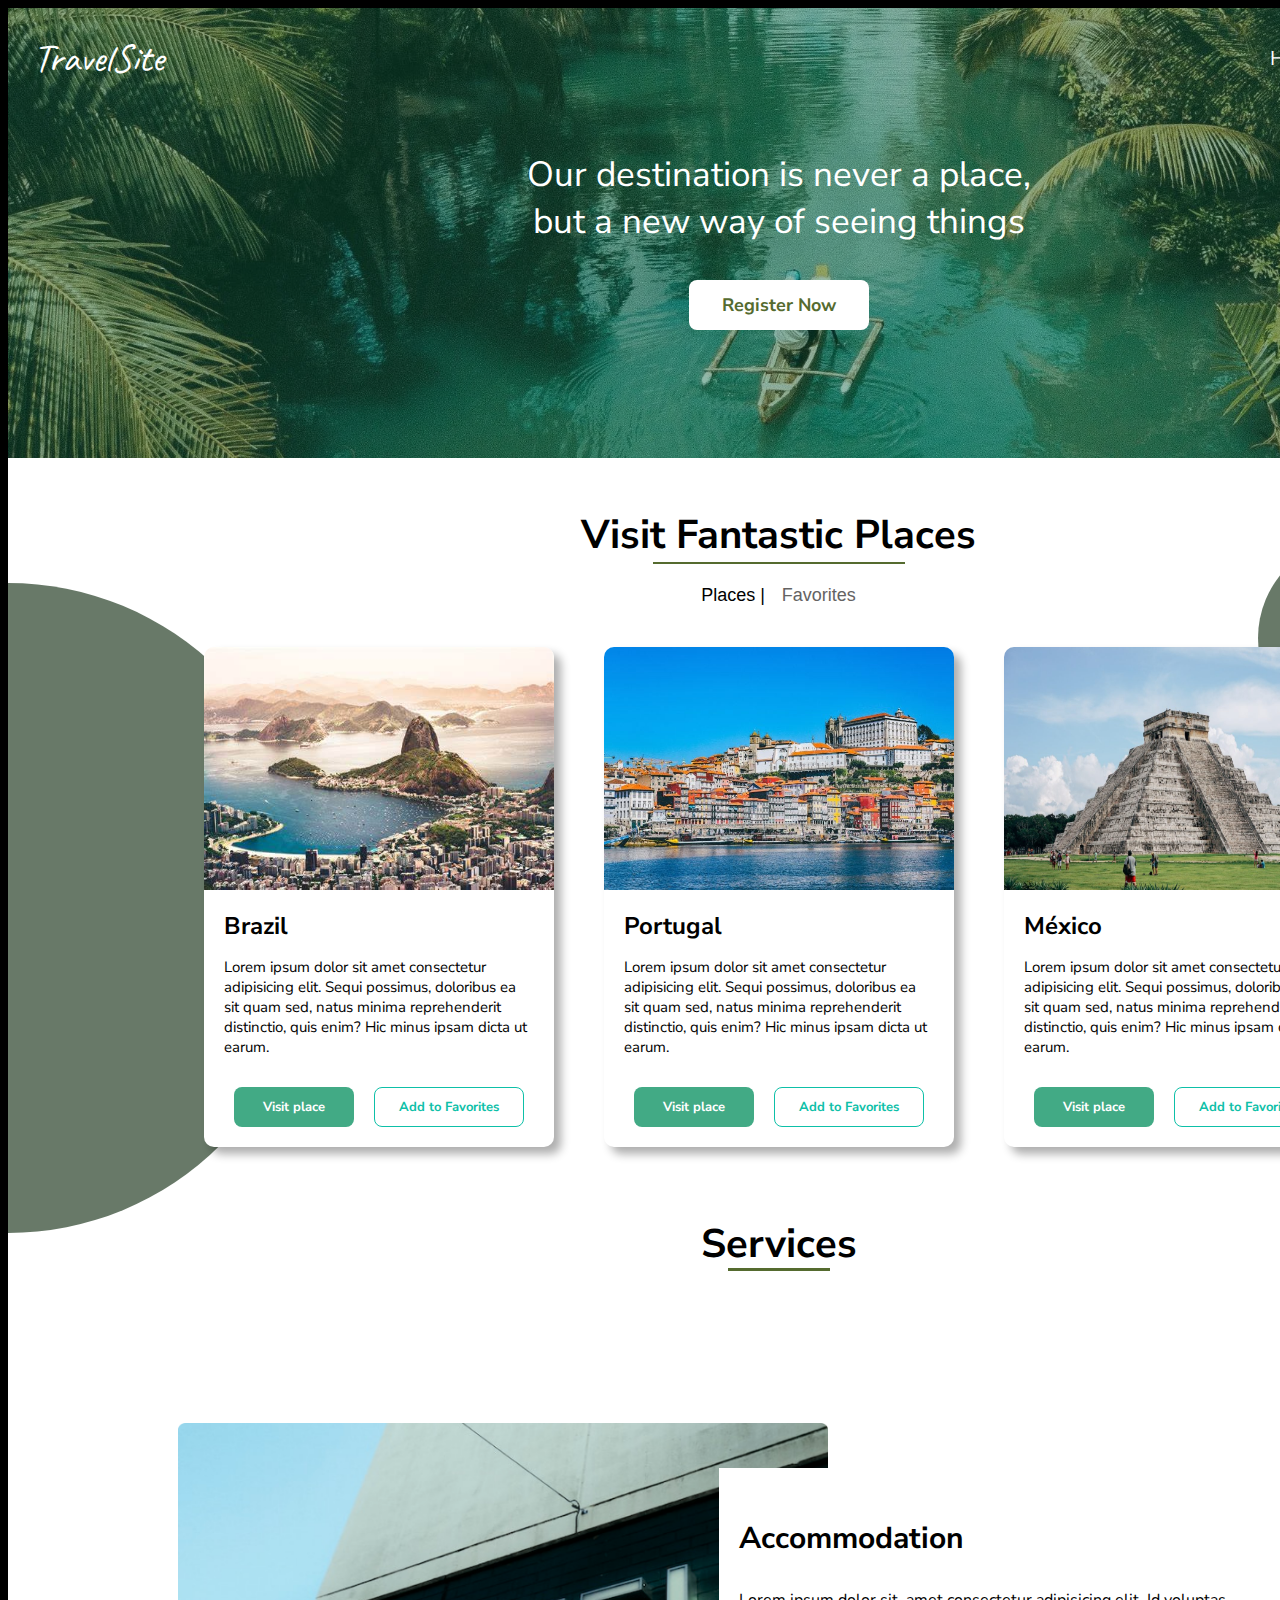
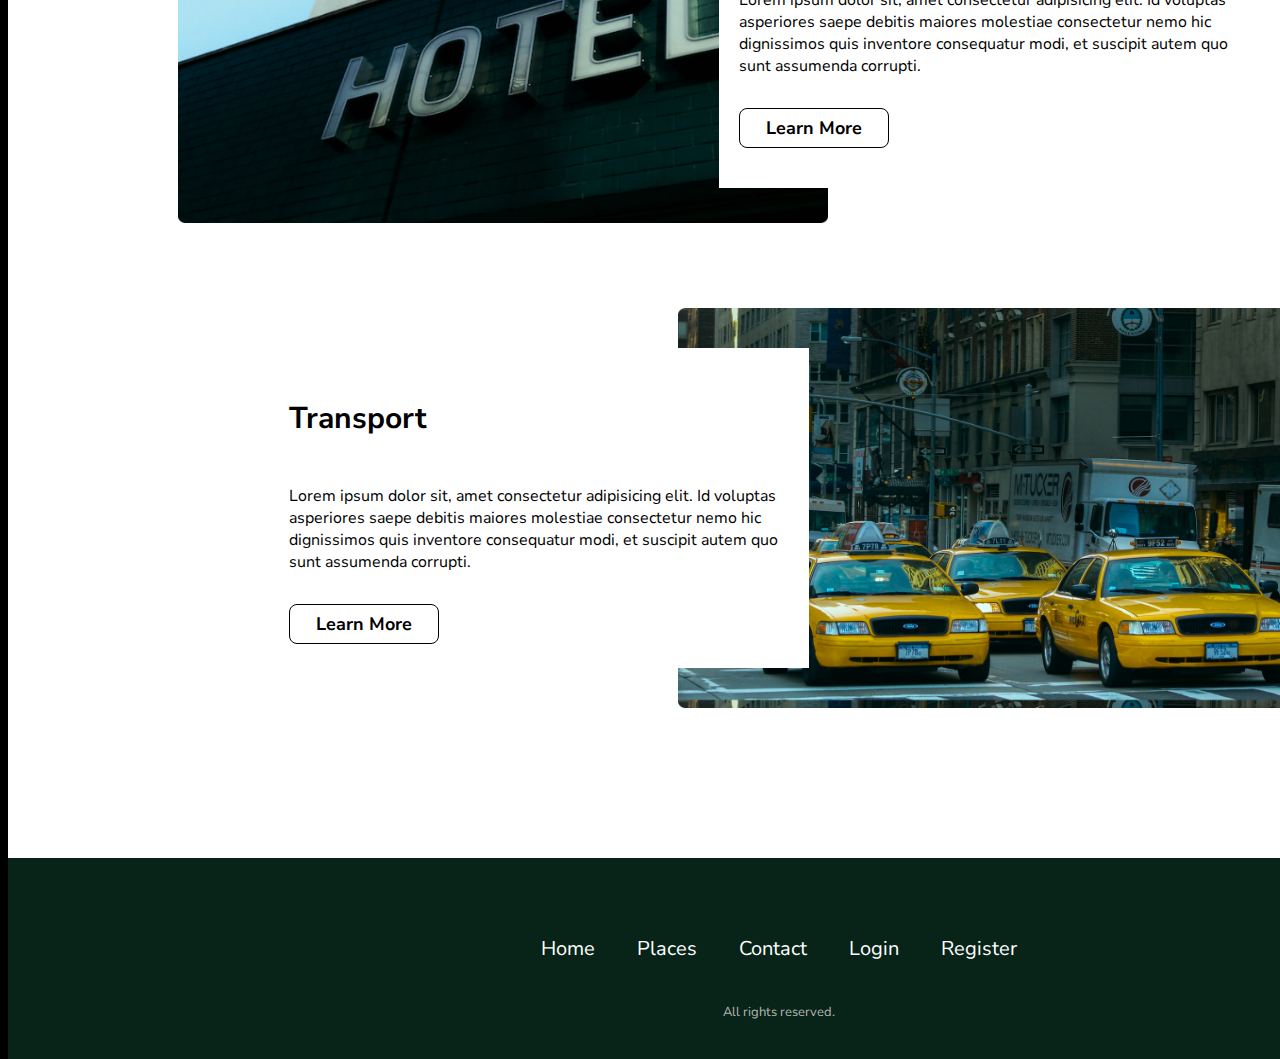
<file: index.html>
<!DOCTYPE html>
<html lang="es">
<head>
    <meta charset="UTF-8">
    <meta name="viewport" content="width=device-width, initial-scale=1.0">
    <link rel="stylesheet" href="style.css">
    <title>Travel Site</title>
</head>
<body>
    <header>
        <div id="section_home" class="contenedor_padre_header">
            <div class="caja_header_1">
                <div class="logo_header">TravelSite</div>
                <nav class="nav_header">
                    <button class="boton_nav_header">Home</button>
                    <button onclick="scrollHasta('section_places')" class="boton_nav_header">Places</button>
                    <button onclick="scrollHasta('section_services')" class="boton_nav_header">Services</button>
                </nav>
            </div>
            <div class="caja_header_texto">
                <p class="texto_header">
                    Our destination is never a place, but a new way of seeing things
                </p>
                <button id="boton_registro" class="boton_texto_header"> Register Now</button>
            </div>     
        </div>    
    </header>
    <main>
        <div id="register" class="popup">  
            <div id="contenido_popup_registro">
                <span class="cerrar">&times;</span>
                <div>
                    <form id="formulario_registro">
                        <h3>Create Account</h3>
                        <label>Username</label>
                        <input type="text" required>
                        
                        <label>Email</label>
                        <input type="email" required>
                        
                        <label>Password</label>
                        <input type="password" required>
                        
                        <button  class="boton_learn_more" type="submit">Next</button>
                    </form>
                </div>
            </div>
        </div>
        <div id="login" class="popup">  
            <div id="contenido_popup_login">
                <span class="cerrar">&times;</span>
                <div>
                    <form id="formulario_login">
                        <label>Email</label>
                        <input type="email" required>
                        
                        <label>Password</label>
                        <input type="password" required>
                        
                        <button  class="boton_learn_more" type="submit">Log In</button>
                    </form>
                </div>
            </div>
        </div>
        <div id="popUp1" class="popup">
            <div class="contenido_popup">
                <span class="cerrar">&times;</span>
                <div class="contenido_real_popup"> <img class="img_popup" src="./imagenes/cristo.jpg" alt="cristo">
                    <div class="texto_card"><h2>Brazil</h2>
                    <p>Brazil is a dazzling gem for tourists, offering a kaleidoscope of experiences. Picture yourself at Rio de Janeiro's Carnival, a riot of color and music. Explore the dense Amazon rainforest, teeming with exotic wildlife, or relax on the pristine beaches of Copacabana and Ipanema. Brazil's historic cities, like Salvador with its Afro-Brazilian culture, are rich in heritage. And don’t forget the delectable Brazilian cuisine, from feijoada to caipirinhas. Each visit promises adventure, beauty, and unforgettable memories. 🌴🦜🌞
                    </p>
                    </div>
                </div>
            </div>
        </div>
        <div id="popUp2" class="popup">
            <div class="contenido_popup">
                <span class="cerrar">&times;</span>
                <div class="contenido_real_popup"> <img class="img_popup" src="./imagenes/portugal2.jpg" alt="umbrella">
                    <div class="texto_card"><h2>Portugal</h2>
                    <p>Portugal, a treasure trove for travelers, boasts a rich tapestry of experiences. Wander the charming streets of Lisbon, with its historic trams and vibrant nightlife. Explore the lush landscapes of the Douro Valley, famous for its wine. Bask on the stunning beaches of the Algarve or discover the cultural gems in Porto. Portuguese cuisine, with its delectable pastéis de nata and bacalhau, tantalizes the taste buds. Every visit to Portugal promises a blend of heritage, beauty, and unforgettable memories.🍷🏖️
                    </p>
                    </div>
                </div>
            </div>
        </div>
        <div id="popUp3" class="popup">
            <div class="contenido_popup">
                <span class="cerrar">&times;</span>
                <div class="contenido_real_popup"> <img class="img_popup" src="./imagenes/mexico2.jpg" alt="mexico">
                    <div class="texto_card"><h2>México</h2>
                    <p>Mexico, a vibrant paradise, enchants tourists with its rich history and diverse landscapes. From the ancient ruins of Chichen Itza to the bustling streets of Mexico City, there's a blend of old and new. Marvel at the turquoise waters of Cancun's beaches or explore the colonial charm of San Miguel de Allende. The culinary delights, from tacos to mole, captivate the palate. Each visit to Mexico promises a fiesta of culture, beauty, and unforgettable adventures. 🌮🏝️🎉
                    </p>
                    </div>
                </div>
            </div>
        </div>
        <div id="popUpAcco" class="popup">
            <div class="contenido_popup">
                <span class="cerrar">&times;</span>
                <div class="contenido_real_popup"> <img class="img_popup" src="./imagenes/hotel2.jpg" alt="hotel2">
                    <div class="texto_card"><h2>Accommodation</h2>
                    <p>This company excels at finding the world's best hotels and accommodations. From luxurious resorts in the Maldives to charming bed and breakfasts in Tuscany, their curated selections ensure unmatched comfort and elegance. Whether you're seeking a romantic getaway, a family vacation, or a business trip, they provide top-tier options tailored to your needs. With a focus on quality, location, and exceptional service, every stay booked through them promises an unforgettable experience, making your travels truly exceptional. 🌍🏨✈️
                    </p>
                    </div>
                </div>
            </div>
        </div>
        <div id="popUpTrans" class="popup">
            <div class="contenido_popup">
                <span class="cerrar">&times;</span>
                <div class="contenido_real_popup"> <img class="img_popup" src="./imagenes/taxi2.jpg" alt="hotel2">
                    <div class="texto_card"><h2>Transport</h2>
                    <p>Offering unparalleled transportation services, they cater to all your travel needs. Whether it's a luxurious limousine for a special occasion, a reliable airport transfer, or a scenic city tour, their fleet covers it all. Meticulously maintained vehicles and professional drivers ensure a seamless, comfortable journey. From private cars to group shuttles, they provide tailored options to suit any requirement. With a commitment to punctuality, safety, and customer satisfaction, every ride is designed to enhance your travel experience, making your journey as memorable as your destination. 🚖🌟🚀
                    </p>
                    </div>
                </div>
            </div>
        </div>
        <section class="contenedor_main_1">
            <div class="circulo"></div>
            <div class="circulo2"></div>
            <div class="imagen_hotel"> <img src="./imagenes/hotel.png" width="650px" height="400px" alt="hotel"></div>
            <div class="imagen_taxi"> <img src="./imagenes/taxi.png" width="650px" height="400px" alt="taxi"></div>
            <div class="texto2">
                <p id="section_places" class="encabezado_section">Visit Fantastic Places</p>
            </div>
            <div class="linea_verde"></div>
            <div class="texto_places">
                <button id="boton_places" class="places_texto"> Places |</button>
                <button id="boton_favorites" class="favorites_texto">Favorites</button>
            </div>
            <div id="contenedor_card" class="contenedor_cards">
                <div class="card"> <img class="img_card" src="./imagenes/brasil.jpeg" alt="brasil">
                    <div class="texto_card"><h6>Brazil</h6>
                    <p>Lorem ipsum dolor sit amet consectetur adipisicing elit. Sequi possimus, doloribus ea sit quam sed, natus minima reprehenderit distinctio, quis enim? Hic minus ipsam dicta ut earum.
                    </p>
                        <div class="caja_botones_card">
                            <button id="boton_visit" class="boton_card_1">Visit place</button>
                            <button class="boton_card_2">Add to Favorites</button>
                        </div>
                    </div>
                </div>
                <div class="card"><img class="img_card" src="./imagenes/portugal.jpeg" alt="portugal">
                    <div class="texto_card"><h6>Portugal</h6>
                    <p>Lorem ipsum dolor sit amet consectetur adipisicing elit. Sequi possimus, doloribus ea sit quam sed, natus minima reprehenderit distinctio, quis enim? Hic minus ipsam dicta ut earum.
                    </p>
                        <div class="caja_botones_card">
                            <button id="boton_visit2" class="boton_card_1">Visit place</button>
                            <button class="boton_card_2">Add to Favorites</button>
                        </div>
                    </div>
                </div>
                <div class="card"> <img class="img_card" src="./imagenes/mexico.jpg" alt="mexico">
                    <div class="texto_card"><h6>México</h6>
                        <p>Lorem ipsum dolor sit amet consectetur adipisicing elit. Sequi possimus, doloribus ea sit quam sed, natus minima reprehenderit distinctio, quis enim? Hic minus ipsam dicta ut earum.
                        </p>
                            <div class="caja_botones_card">
                                <button id="boton_visit3" class="boton_card_1">Visit place</button>
                                <button class="boton_card_2">Add to Favorites</button>
                            </div>
                        </div>
                    </div>
                        
            </div>
            <div class="caja_texto_services">
                <p class="encabezado_services">Services</p>
                <div class="linea_verde2"></div>
            </div>
        </section>
        <section id="section_services" class="contenedor_card_services">
            <div class="caja_services_1">
                <div class="card_accommodation">
                    <p class="titulo_card_services">Accommodation</p>
                    <p class="accommodation_parrafo">
                        Lorem ipsum dolor sit, amet consectetur adipisicing elit. Id voluptas asperiores saepe debitis maiores molestiae consectetur nemo hic dignissimos quis inventore consequatur modi, et suscipit autem quo sunt assumenda corrupti.
                    </p>
                    <button id="boton_learnAcco" class="boton_learn_more">Learn More</button>
                </div>
            </div>
                <div class="caja_services_2">
                    <p class="titulo_card_services">Transport</p>
                    <p class="accommodation_parrafo">
                        Lorem ipsum dolor sit, amet consectetur adipisicing elit. Id voluptas asperiores saepe debitis maiores molestiae consectetur nemo hic dignissimos quis inventore consequatur modi, et suscipit autem quo sunt assumenda corrupti.
                    </p>
                    <button id="boton_learnTrans" class="boton_learn_more">Learn More</button>
                    
                </div>
                    
            </section>
    </main>
    <footer>
        <nav class="nav_footer">
            <button onclick="scrollHasta('section_home')" class="boton_nav_header">Home</button>
            <button onclick="scrollHasta('section_places')" class="boton_nav_header">Places</button>
            <button class="boton_nav_header">Contact</button>
            <button id="boton_login" class="boton_nav_header">Login</button>
            <button onclick="scrollHasta('section_home')" class="boton_nav_header">Register</button>
        </nav>
        <p class="rights_text">
            All rights reserved.
        </p>
    </footer>
    <script src="index.js"></script>
</body>
</html>
</file>
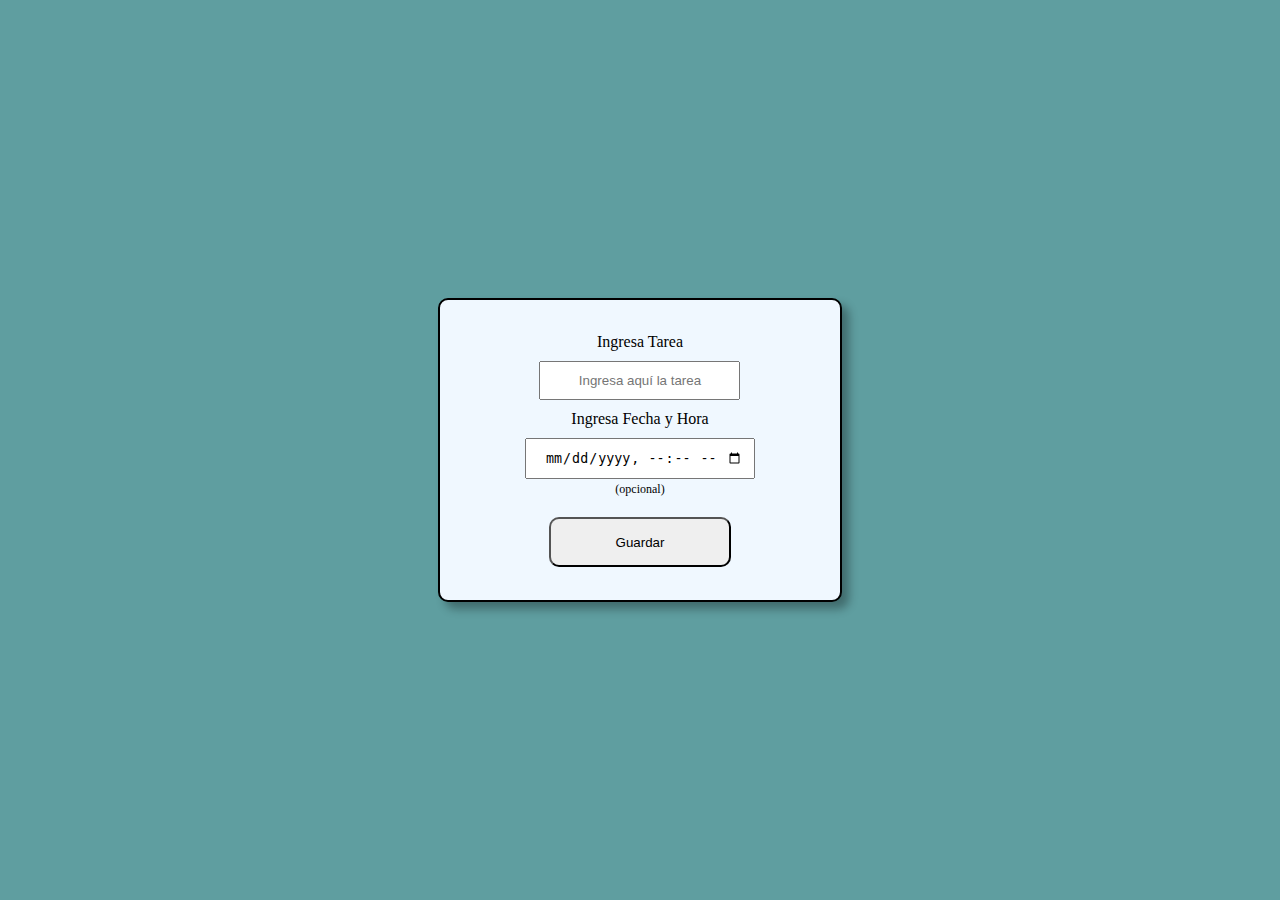
<file: pruebasytareas/agregar_tareas.html>
<!DOCTYPE html>
<html lang="en">
<head>
    <meta charset="UTF-8">
    <meta name="viewport" content="width=device-width, initial-scale=1.0">
    <style>
        */ {
            margin: 0;
            padding: 0;
            box-sizing: border-box; 
        }

        html, body {
            height: 100%;
            width: 100%;
            display: flex;
            justify-content: center;
            align-items: center;
            background-color: cadetblue;
        }

        .agregar_tareas {
            display: flex;
            justify-content: center;
            align-items: center;
            border: 2px solid black;
            background-color: aliceblue;
            border-radius: 10px;
            width: 400px;
            height: 300px;
            box-shadow: 7px 7px 10px rgba(0, 0, 0, 0.322);
        }

        #form_tasks {
            display: flex;
            flex-direction: column;
            align-items: center;
        }

        input {
            padding: 10px;
            margin: 10px;
            text-align: center;
        }

        #input_date {
            margin-bottom: 3px;
        }

        #opcional {
            font-size: 12px;
        }

        button {
            margin-top: 20px;
            height: 50px;
            width: 182px;
            border-radius: 10px;
        }
    </style>
    <title>Agregar tareas</title>
</head>
<body>
    <section>
        <div class="agregar_tareas">
            <form id="form_tasks">
                <label>Ingresa Tarea</label>
                <input id="input_task" type="text"  placeholder="Ingresa aquí la tarea" required>
                <label>Ingresa Fecha y Hora</label>
                <input id="input_date" type="datetime-local">
                <label id="opcional"> (opcional)</label>
                <button id="save_task"> Guardar</button>
            </form>
        </div>
    </section>
    <script>
        // Traer Inputs
        const task_input = document.querySelector('#input_task');
        const date_input = document.querySelector('#input_date');

        //Trae botón de guardado
        const button_save = document.querySelector('#save_task');

        //Almacenar Tareas:
        const tasks = [];

        //Evento para almacenar tareas:
        button_save.addEventListener('click', function almacenar_tareas(){
            const task = task_input.value;
            const date = date_input.value;
            alert("Tu tarea ha sido almacenada");
        
        //Crear objeto donde irán los valores
            const task_object = {task, date};

        //Enviar valores al arreglo
        tasks.push(task_object);
        
        //Guardar en LocalStorage
        localStorage.setItem('tasks', JSON.stringify(tasks));

        //Limpiar Inputs
        task_input.value ='';
        date_input.value ='';
    })
</script>
</body>
</html>
</file>
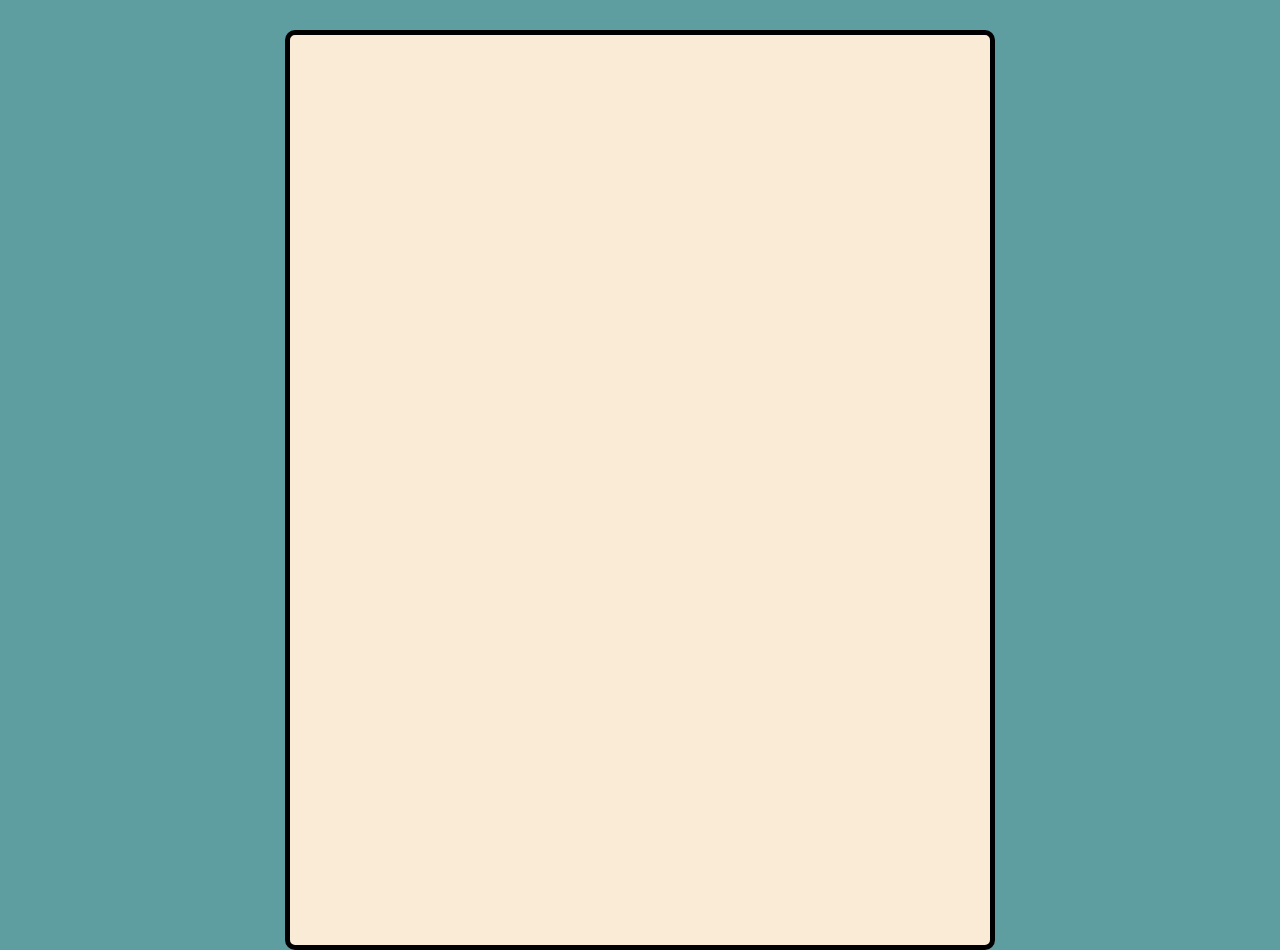
<file: pruebasytareas/ver_tareas.html>
<!DOCTYPE html>
<html lang="en">
<head>
    <meta charset="UTF-8">
    <meta name="viewport" content="width=device-width, initial-scale=1.0">
    <style>
        */ {
            padding: 0;
            margin: 0;
            box-sizing: border-box;
        }

        html, body {
            height: 100%;
            width: 100%;
            display: flex;
            justify-content: center;
            align-items: center;
            background-color: cadetblue;
        } 
        h1 {
            display: flex;
            justify-content: center;
            height: fit-content;
        }
        .contenedor {
            display: flex;
            flex-direction: column;
            align-items: center;
            height: 1000px;
        
        }
        #mostrar_tareas {
            display: flex;
            border: 5px solid black;
            flex-direction: column;
            border-radius: 10px;
            height: 1000px;
            width: 700px;
            background-color: antiquewhite;
        }

        .container_task {
            display: flex;
            justify-content: space-between; 
            flex-direction: row;
            align-items: center;
            width: 100%;
            margin: 10px 
        }
        .checkbox {
            height: 20px;
            width: 20px;
            display: flex;
        }
        p {
            font-size: 30px;
            width: 600px;
        }
    </style>
    <title>Ver Tareas</title>
</head>
<body>
    
    <div class="contenedor">
        <h1>Lista de Tareas</h1>
        <div id="mostrar_tareas"></div>
    </div>
    

    </div>
    <script>
        // Traer las tareas de LocalStorage y convertirlas de nuevo en objeto. Si lo que trae es null, queda vacío
        const storage_task = JSON.parse(localStorage.getItem('tasks') || [])

        //Seleccionar contenedor para mostrar tareas
        const task_container = document.querySelector('#mostrar_tareas');

        //Mostrar tareas iterando con foreach
        storage_task.forEach(task => {
            const task_element = document.createElement('p');
            const checkbox = document.createElement('input');
            checkbox.type = 'checkbox';
            checkbox.classList.add('checkbox');
        //crear contenedor que tendrá la tarea acompañado de un checkbox
            const container_task = document.createElement('div')
            checkbox.classList.add('container_task');

        // Adjuntar datos a contenedores
            task_element.textContent = `Tarea: ${task.task}, Fecha y Hora: ${task.date || 'Sin especificar'}`;
            container_task.appendChild(task_element);
            container_task.appendChild(checkbox);
            task_container.appendChild(container_task);

        });

    </script>
</body>
</html>
</file>
<file: style.css>
*/ {
    margin: 0;
    padding: 0;
}

@import url('https://fonts.googleapis.com/css2?family=Nunito+Sans:ital,opsz,wght@0,6..12,200..1000;1,6..12,200..1000&display=swap');
@import url('https://fonts.googleapis.com/css2?family=Caveat:wght@400..700&display=swap');

/* Ajustes generales de la estructura de la página */

html {
    display: flex;
    justify-content: center;
    align-items: center;
}

body {
    background-color: rgb(0, 0, 0);
    display: grid;
    grid-template-areas: 
        "header"  
        "main"  
        "footer";
    width: 1500px;
    height: 100%;
    font-family: "Nunito Sans", sans-serif;
    font-optical-sizing: auto;
    overflow: auto;
}

input {
        width: 100%;
        padding: 12px 20px;
        margin: 8px 0;
        box-sizing: border-box;
        border: 2px solid #a3a2a2;
        border-radius: 4px;
        background-color: #f8f8f8;
        font-size: 16px;
}

header {
    grid-area: header;
    display: flex;
    justify-content: center;
    background-image: url(./imagenes/rolands-varsbergs-miKmVyq3qhE-unsplash-scaled-e1670302019124.webp);
    background-size: cover;
    background-position-x: 30%;
    background-position-y: 100%;
    height: 450px;
    width: 100%;
}

/* Estilos para el modal */

.popup {
    display: none; 
    position: fixed;
    border: 20px;
    z-index: 1000;
    left: 0;
    top: 0;
    width: 100%;
    height: 100%;
    background-color: rgb(0,0,0);
    background-color: rgba(0,0,0,0.4);
    padding-top: 60px;

}

.contenido_popup {
    background-color: #fefefec7;
    margin: auto;
    margin-top: 5%;
    padding: 5px;
    width: 1000px;
    height: 620px;
    box-shadow: 7px 7px 10px rgba(0, 0, 0, 0.322);
    border-radius: 10px;
}

#contenido_popup_registro {
    display: flex;
    flex-direction: column;
    background-color: #fefefec7;
    box-sizing: border-box;
    margin: auto;
    margin-top: 15%;
    padding: 20px;
    border: 1px solid #888;
    width: 500px;
    height: 480px;
    border-radius: 20px;
    box-shadow: 7px 7px 10px rgba(0, 0, 0, 0.322);
}

.contenido_real_popup {
    display: grid;
    grid-template-columns: 1fr 1fr;;
    background-color: #fefefe00;
    height: 100%;
}

#contenido_popup_login {
    display: flex;
    flex-direction: column;
    background-color: #fefefec7;
    margin: auto;
    margin-top: 15%;
    padding: 20px;
    border: 1px solid #888;
    width: 500px;
    height: 350px;
    border-radius: 20px;
    box-shadow: 7px 7px 10px rgba(0, 0, 0, 0.322);
}

.img_popup {
    margin: 10px;
    width: 450px;
    height: 600px;
}

/* Estilos formulario de Login y Registro */

#formulario_login {
    display: flex;
    flex-direction: column;
    align-items: center;
}

#formulario_registro {
    display: flex;
    flex-direction: column;
    align-items: center;
}


/* Estilos para la X de cerrar que se encuentra en el span. Se agrega un pseudoelemento para que al posicionar el cursor este cambie de color. */

.cerrar {
    color: #000000;
    float: right;
    font-size: 40px;
    font-weight: bold;
}

.cerrar:hover,
.cerrar:focus {
    color: rgb(255, 153, 0);
    text-decoration: none;
    cursor: pointer;
}

/* Contenedores y elementos de header. */

.contenedor_padre_header {
    background-color:rgba(10, 94, 59, 0.425);
    display: flex;
    flex-direction: column;
    align-items: center; 
    height: 450px;
    width: 100%;
}

.caja_header_1 {
    display: flex;
    flex-direction: row;
    height: 60px;
}

.logo_header {
    color:white;
    font-size: 40px;
    width: 150px;
    font-family: "Caveat", system-ui;
    margin: 25px;
    margin-right: 1100px;
}

.nav_header {
    height: 50px;
    display: flex;
    margin-top: 35px;
    margin-right: 0px;
    width: 100%;
    gap: 20px;

}

.boton_nav_header {
    position: relative;
    height: 30px;
    border: 0;
    background-color: rgba(255, 255, 255, 0);
    font-weight:bolder;
    font-size: 20px;
    font-family: "Nunito Sans", sans-serif;
    color: white;
    font-weight: normal;
    cursor: pointer;

}

/* Se crea un psedoelemento para crear una línea que se despliegue bajo el botón, que permanece oculto (scaleX) hasta que el cursor se posicione en él.  */

.boton_nav_header::after {
    content: '';
    position: absolute;
    width: 100%;
    height: 2px;
    background-color: white;
    bottom: 0;
    left: 0;
    transform: scaleX(0);
    transform-origin: bottom right;
    transition: transform 0.3s ease-out;
}

.boton_nav_header:hover::after {
    transform: scaleX(1);
    transform-origin: bottom 
}

.caja_header_texto {
    display: flex;
    flex-direction: column;
    width: 550px;
    height: 100%;
    margin-top: -70px;
    justify-content: center;
    align-items: center;
}

.texto_header {
    font-size: 35px;
    color: white;
    text-align: center;  
}

.boton_texto_header {
    height: 50px;
    width: 180px;
    background-color: rgb(255, 255, 255);
    border: 0px;
    border-radius: 8px;
    font-size: 18px;
    font-weight:bold;
    font-family: "Nunito Sans", sans-serif;
    color: darkolivegreen;
    cursor: pointer;
}

/* Estilos para los contenedores y elemtnos del main */

main {
    display: grid;
    grid-template-rows: repeat(2, 1fr);
    height: 2000px;
    background-color: white;
    z-index: 1000;
    width: 100%;
}

.contenedor_main_1 {
    display: flex;
    flex-direction: column;
    width: 100%;
    height: 70%;
    background-color: rgba(255, 255, 255, 0);
    align-items: center;
    position: relative;
    padding-top: 50px;
    
}

.circulo {
    background-color: rgba(53, 75, 53, 0.747);
    z-index: -100;
    position: absolute;
    left: -175px;
    margin-top: 250px;
    width: 650px;
    height: 300px;
    border-top-left-radius: 300px;
    border-top-right-radius: 300px;
    transform: rotate(90deg);
    
    
}

.circulo2 {
    width: 200px;
    height: 200px;
    border-radius: 400px;
    background-color: rgba(53, 75, 53, 0.747);
    z-index: -100;
    position: absolute;
    left: 1250px;
    margin-top: 30px;
    
    
}

.encabezado_section {
    margin: 0px;
}

.linea_verde {
    border: 1px solid darkolivegreen;
    height: 1px;
    background-color: darkolivegreen;
    width: 250px;
}

.texto_places {
    display: flex;
    flex-direction: row;
    font-size: larger;
    gap: 5px;
    padding: 20px;
    margin-bottom: 20px;
}


.places_texto {
    background-color: white;
    border: 0;
    font-size: 18px;
    color: rgb(0, 0, 0);
    font-weight: 400;
    cursor: pointer;
}

.favorites_texto {
    background-color: white;
    border: 0;
    font-size: 18px;
    color: rgb(100, 99, 99);
    font-weight: 400;
    cursor: pointer;
}

.contenedor_cards {
    display: flex;
    flex-direction: row;
    justify-content: center;
    align-items: center;
    gap: 50px;
}

.card {
    display: flex;
    background-color: white;
    flex-direction: column;
    justify-content: left;
    height: 500px;
    width: 350px;
    border-radius: 10px;
    box-shadow: 7px 7px 10px rgba(0, 0, 0, 0.322);
}

.texto_card {
    margin: 20px;
    font-size: 15px;
    display: flex;
    flex-direction: column;
    justify-content: left;
    align-items: left;
}

.img_card {
    width: 350px;
    height: 50%;
    border-radius: 10px 10px 0px 0px;
}

.caja_botones_card {
    display: flex;
    justify-content: center;
    width: 100%;
    gap: 20px;
}

.boton_card_1 {
    height: 40px;
    width: 120px;
    background-color: #42AA85;
    border: 0;
    border-radius: 8px;
    margin-top: 15px;
    color: white;
    font-weight:bolder;
    font-size: 13px;
    font-family: "Nunito Sans", sans-serif;
    cursor: pointer;
}

.boton_card_2 {
    height: 40px;
    width: 150px;
    background-color: rgb(255, 255, 255);
    border: 1px solid;
    border-color: rgb(13, 192, 168);
    border-radius: 8px;
    margin-top: 15px;
    color: rgb(13, 192, 168);
    font-weight:bolder;
    font-size: 13px;
    font-family: "Nunito Sans", sans-serif;
}

.encabezado_services {
    height: 30px;
    font-family: "Nunito Sans", sans-serif;
    font-size: 40px;
    color: black;
    font-weight: bold;
    margin-top: 20px;
    padding: 0px;
    display: flex;
    margin-bottom: 21px;

    justify-content: center;
}

.linea_verde2 {
    border: 1px solid darkolivegreen;
    height: 1px;
    background-color: darkolivegreen;
    width: 100px;
    margin-top: 0px;
    margin-bottom: 25px;
}

.contenedor_services {
    display: flex;
    flex-direction: column;
    justify-content: center;
    height: 1000px;
}

.contenedor_card_services {
    display: flex;
    flex-direction: column;
    align-items: center;
    height: 100%;
    width: 100%;
    margin-top: 10px;
    margin-left: 10px;
}

.imagen_hotel {
    z-index: -100;
    position: absolute;
    margin-top: 915px;
    left: 170px;
    object-fit: cover; 
}

.imagen_taxi {
    z-index: -100;
    position: absolute;
    margin-top: 1400px;
    left: 670px; 
}

.titulo_card_services {
    font-size: 30px;
    font-weight: bold;
}

.caja_services_1 {
    display: flex;
    height: 280px;
    padding: 20px;
    width: 500px;
    background-color: white;
    margin-top: 0;
    margin-left: 400px; 
}

.caja_services_2 {
    display: flex;
    flex-direction: column;
    height: 280px;
    padding: 20px;
    width: 500px;
    background-color: white;
    margin-top: 160px;
    margin-left: -500px; 
}

.texto2 {
    font-family: "Nunito Sans", sans-serif;
    font-size: 40px;
    color: black;
    font-weight: bold;
    margin: 0px;
    padding: 0px;
    display: flex;
    justify-content: center;
}

.services {
    display: flex;
    justify-content: center;
    font-size: 40px;
    margin: 0;
    margin-top: 100px;
    color: black;
    font-weight: bold;
}

.caja_texto_services {
    display: flex;
    flex-direction: column;
    justify-content: center;
    align-items: center;
    margin-top: 50px;
}

h6 {
    font-size: 24px;
    margin: 0;
}

h2 {
    font-size: 40px;
}

.boton_learn_more {
    height: 40px;
    width: 150px;
    background-color: rgb(255, 255, 255);
    border: 1px solid;
    border-color: rgb(0, 0, 0);
    border-radius: 8px;
    margin-top: 15px;
    color: rgb(0, 0, 0);
    font-weight:bolder;
    font-size: 18px;
    font-family: "Nunito Sans", sans-serif;
    cursor: pointer;
}

/* Estilo para contenedores y elementos del footer */

footer {
    grid-area: footer;
    display: flex;
    justify-content: center;
    align-items: center;
    flex-direction: column;
    padding-top: 50px;
    width: 100%;
    height: 100%;
    background-color: rgba(8,36,25,255)
}

.nav_footer {
    display: flex;
    flex-direction: row;
    gap: 30px;
}

.texto_footer {
    color: white;
    font-size: 20px;
}

.rights_text {
    color: rgba(207, 203, 203, 0.884);
    font-size: small;
    margin-top: 40px;
}

.caja_lateral1 {
    grid-area: div1;
    width: 20vh;
    background-color: black;
    z-index: 1000;
}

.caja_lateral2 {
    grid-area: div2;
    width: 20vh;
    background-color: black;
}

.texto_footer {
    cursor: pointer;
}
</file>
